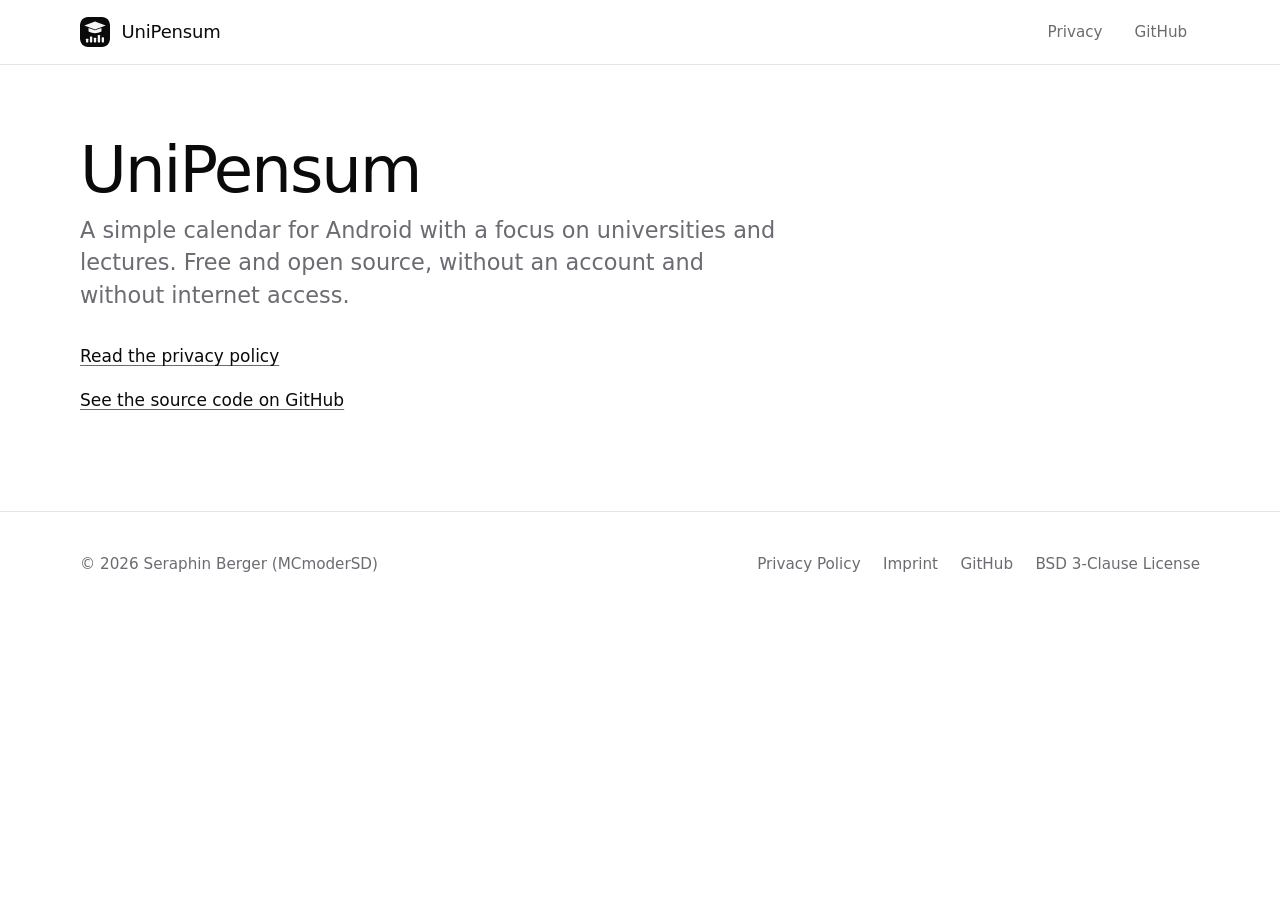
<file: pages/index.html>
<!doctype html>
<html lang="en">
<head>
    <meta charset="utf-8">
    <meta name="viewport" content="width=device-width, initial-scale=1">
    <title>UniPensum</title>
    <meta name="description" content="UniPensum is a simple calendar for Android with a focus on universities and lectures. Free and open source, without an account and without internet access.">
    <meta name="color-scheme" content="dark light">
    <meta name="theme-color" content="#000000" media="(prefers-color-scheme: dark)">
    <meta name="theme-color" content="#ffffff" media="(prefers-color-scheme: light)">
    <link rel="canonical" href="https://unipensum.mcmodersd.de/">
    <link rel="icon" href="favicon.ico" sizes="48x48">
    <link rel="icon" href="favicon.svg" type="image/svg+xml">
    <link rel="apple-touch-icon" href="apple-touch-icon.png">
    <link rel="stylesheet" href="style.css">
</head>
<body>
<a class="skip" href="#main">Skip to content</a>

<header class="site-header">
    <div class="wrap bar">
        <a class="brand" href="./">
            <img src="favicon.svg" alt="" width="64" height="64">
            UniPensum
        </a>
        <nav class="nav" aria-label="Main">
            <a href="privacy/">Privacy</a>
            <a href="https://github.com/MCmoderSD/UniPensum">GitHub</a>
        </nav>
    </div>
</header>

<main id="main" class="wrap">
    <article class="prose">
        <h1>UniPensum</h1>
        <p class="lead">A simple calendar for Android with a focus on universities and lectures. Free and open source, without an account and without internet access.</p>
        <p><a href="privacy/">Read the privacy policy</a></p>
        <p><a href="https://github.com/MCmoderSD/UniPensum">See the source code on GitHub</a></p>
    </article>
</main>

<footer class="site-footer">
    <div class="wrap">
        <span>© 2026 Seraphin Berger (MCmoderSD)</span>
        <ul>
            <li><a href="privacy/">Privacy Policy</a></li>
            <li><a href="https://mcmodersd.de/imprint">Imprint</a></li>
            <li><a href="https://github.com/MCmoderSD/UniPensum">GitHub</a></li>
            <li><a href="https://github.com/MCmoderSD/UniPensum/blob/master/LICENSE">BSD 3-Clause License</a></li>
        </ul>
    </div>
</footer>
</body>
</html>
</file>
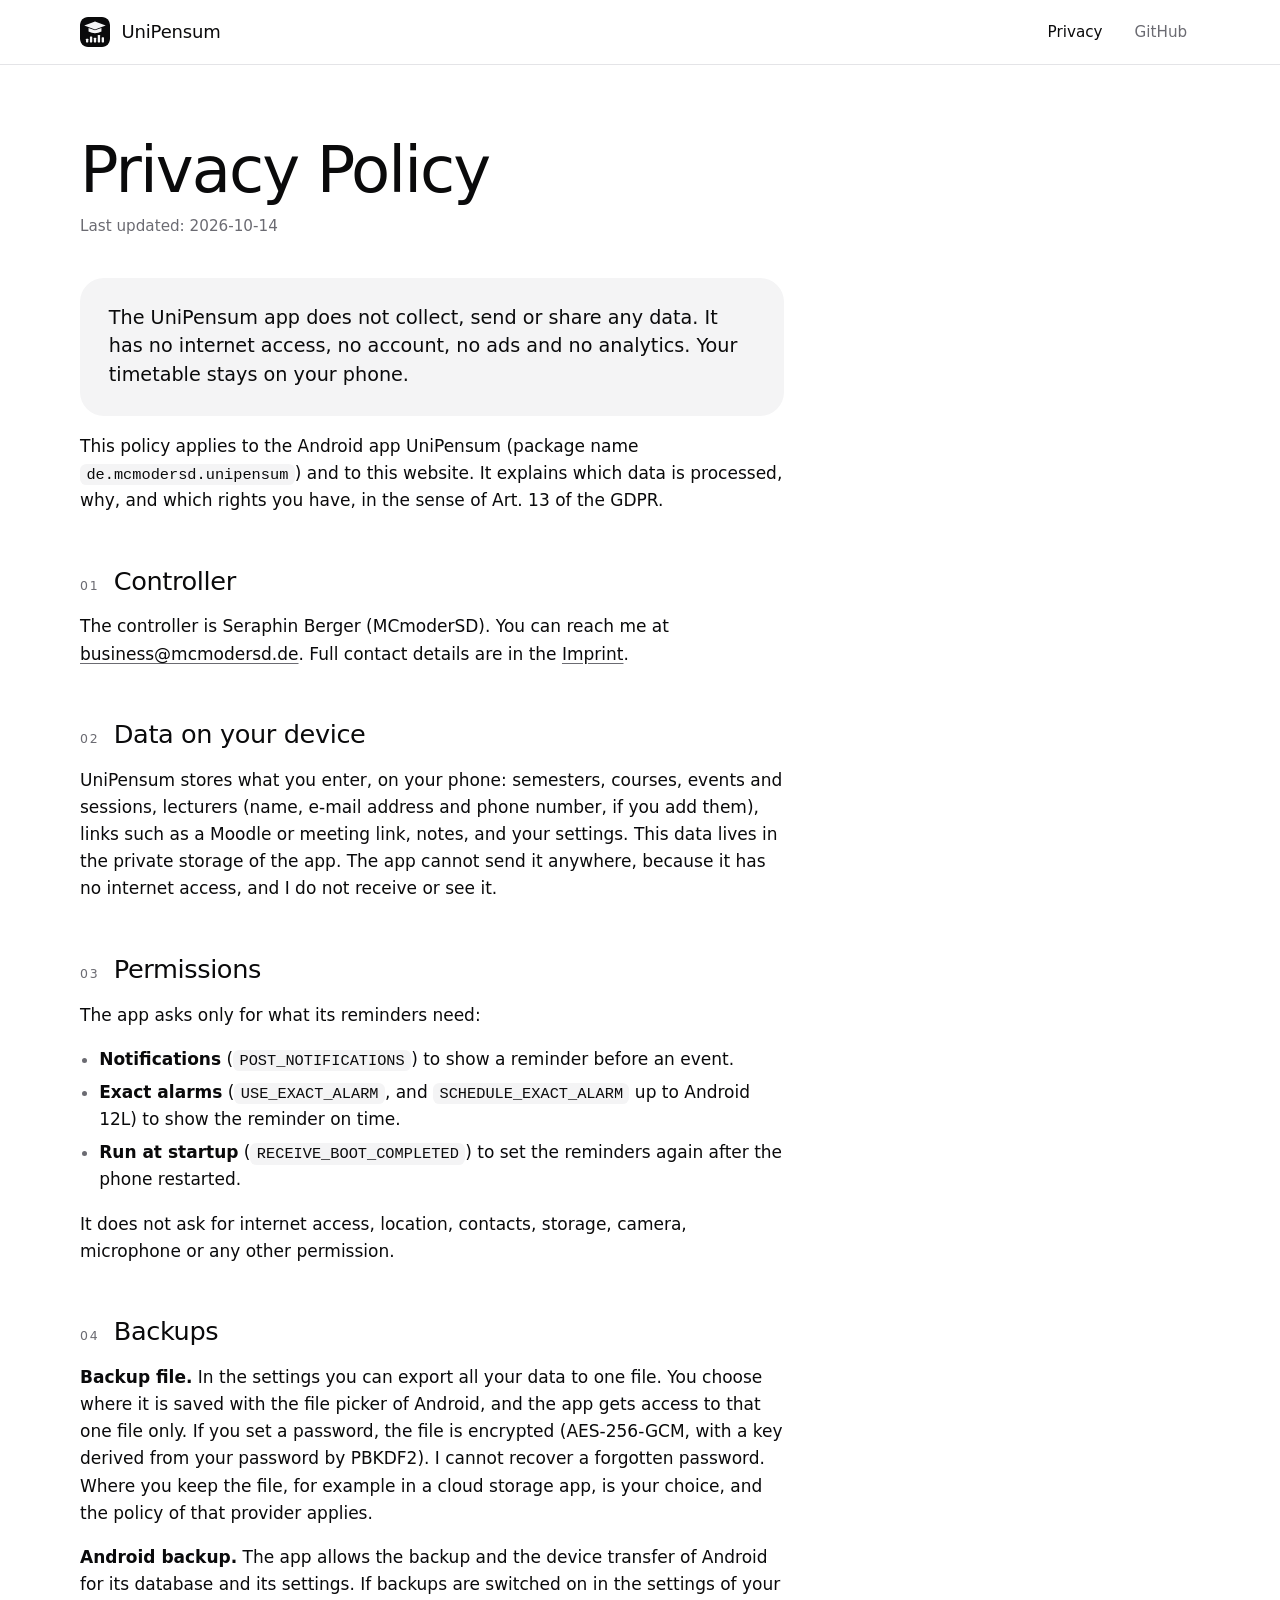
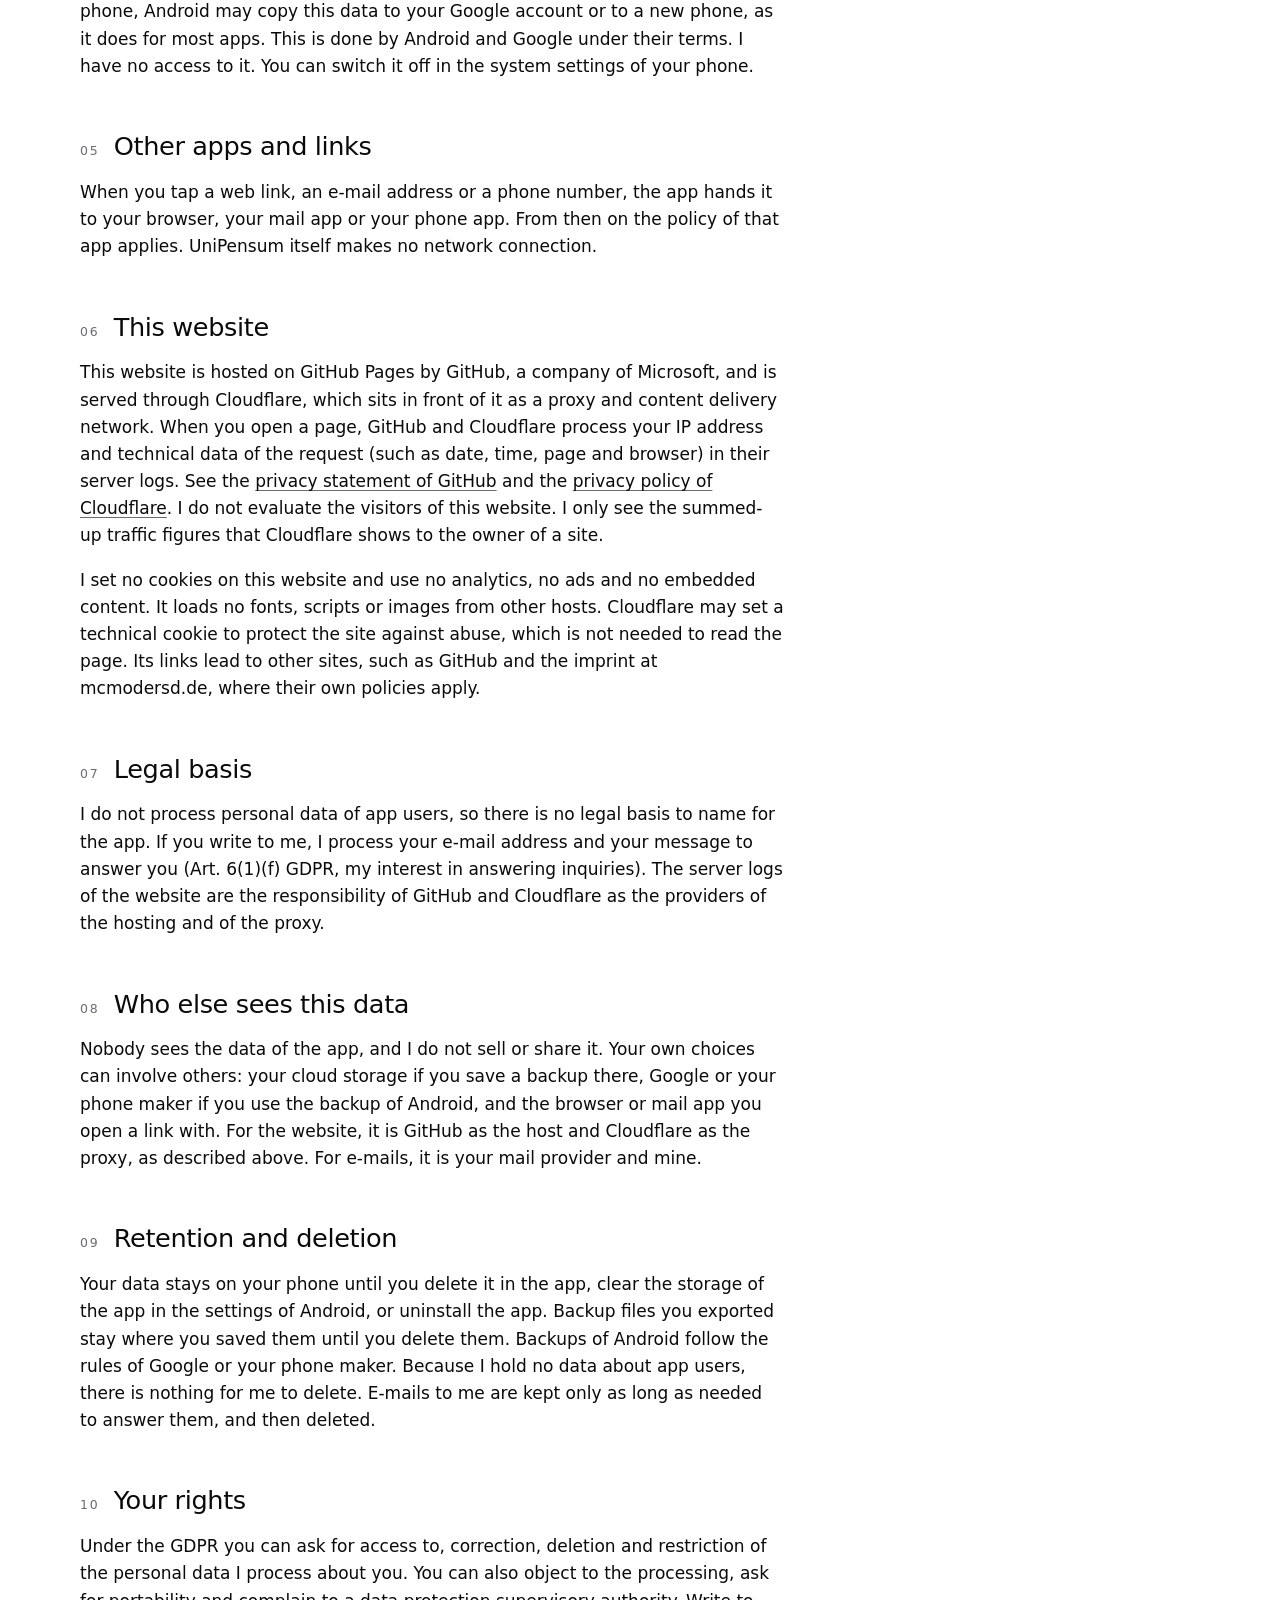
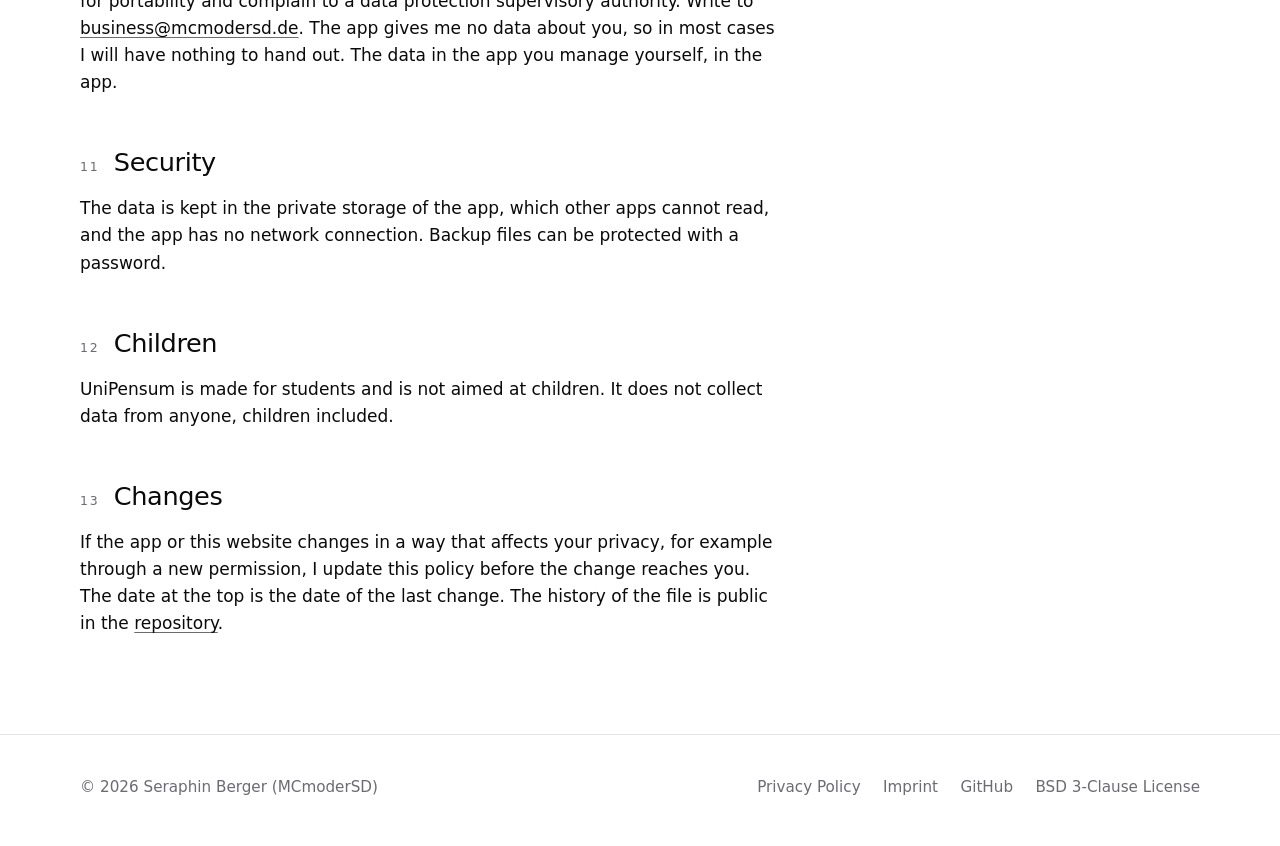
<file: pages/privacy/index.html>
<!doctype html>
<html lang="en">
<head>
    <meta charset="utf-8">
    <meta name="viewport" content="width=device-width, initial-scale=1">

    <title>Privacy Policy – UniPensum</title>
    <meta name="description" content="The privacy policy of the UniPensum app and website: the app collects, sends and shares no data.">

    <meta name="color-scheme" content="dark light">
    <meta name="theme-color" content="#000000" media="(prefers-color-scheme: dark)">
    <meta name="theme-color" content="#ffffff" media="(prefers-color-scheme: light)">

    <link rel="canonical" href="https://unipensum.mcmodersd.de/privacy/">
    <link rel="icon" href="../favicon.ico" sizes="48x48">
    <link rel="icon" href="../favicon.svg" type="image/svg+xml">
    <link rel="apple-touch-icon" href="../apple-touch-icon.png">
    <link rel="stylesheet" href="../style.css">
</head>
<body>
<a class="skip" href="#main">Skip to content</a>

<header class="site-header">
    <div class="wrap bar">
        <a class="brand" href="../">
            <img src="../favicon.svg" alt="" width="64" height="64">
            UniPensum
        </a>
        <nav class="nav" aria-label="Main">
            <a href="./" aria-current="page">Privacy</a>
            <a href="https://github.com/MCmoderSD/UniPensum">GitHub</a>
        </nav>
    </div>
</header>

<main id="main" class="wrap">
    <article class="prose">
        <h1>Privacy Policy</h1>
        <p class="updated">Last updated: 2026-10-14</p>

        <div class="summary">
            <p>The UniPensum app does not collect, send or share any data. It has no internet access, no account, no ads and no analytics. Your timetable stays on your phone.</p>
        </div>

        <p>This policy applies to the Android app UniPensum (package name <code>de.mcmodersd.unipensum</code>) and to this website. It explains which data is processed, why, and which rights you have, in the sense of Art. 13 of the GDPR.</p>

        <h2><span class="num">01</span> Controller</h2>
        <p>The controller is Seraphin Berger (MCmoderSD). You can reach me at <!--email_off--><a href="mailto:business@mcmodersd.de">business@mcmodersd.de</a><!--/email_off-->. Full contact details are in the <a href="https://mcmodersd.de/imprint">Imprint</a>.</p>

        <h2><span class="num">02</span> Data on your device</h2>
        <p>UniPensum stores what you enter, on your phone: semesters, courses, events and sessions, lecturers (name, e-mail address and phone number, if you add them), links such as a Moodle or meeting link, notes, and your settings. This data lives in the private storage of the app. The app cannot send it anywhere, because it has no internet access, and I do not receive or see it.</p>

        <h2><span class="num">03</span> Permissions</h2>
        <p>The app asks only for what its reminders need:</p>
        <ul>
            <li><strong>Notifications</strong> (<code>POST_NOTIFICATIONS</code>) to show a reminder before an event.</li>
            <li><strong>Exact alarms</strong> (<code>USE_EXACT_ALARM</code>, and <code>SCHEDULE_EXACT_ALARM</code> up to Android 12L) to show the reminder on time.</li>
            <li><strong>Run at startup</strong> (<code>RECEIVE_BOOT_COMPLETED</code>) to set the reminders again after the phone restarted.</li>
        </ul>
        <p>It does not ask for internet access, location, contacts, storage, camera, microphone or any other permission.</p>

        <h2><span class="num">04</span> Backups</h2>
        <p><strong>Backup file.</strong> In the settings you can export all your data to one file. You choose where it is saved with the file picker of Android, and the app gets access to that one file only. If you set a password, the file is encrypted (AES-256-GCM, with a key derived from your password by PBKDF2). I cannot recover a forgotten password. Where you keep the file, for example in a cloud storage app, is your choice, and the policy of that provider applies.</p>
        <p><strong>Android backup.</strong> The app allows the backup and the device transfer of Android for its database and its settings. If backups are switched on in the settings of your phone, Android may copy this data to your Google account or to a new phone, as it does for most apps. This is done by Android and Google under their terms. I have no access to it. You can switch it off in the system settings of your phone.</p>

        <h2><span class="num">05</span> Other apps and links</h2>
        <p>When you tap a web link, an e-mail address or a phone number, the app hands it to your browser, your mail app or your phone app. From then on the policy of that app applies. UniPensum itself makes no network connection.</p>

        <h2><span class="num">06</span> This website</h2>
        <p>This website is hosted on GitHub Pages by GitHub, a company of Microsoft, and is served through Cloudflare, which sits in front of it as a proxy and content delivery network. When you open a page, GitHub and Cloudflare process your IP address and technical data of the request (such as date, time, page and browser) in their server logs. See the <a href="https://docs.github.com/en/site-policy/privacy-policies/github-general-privacy-statement">privacy statement of GitHub</a> and the <a href="https://www.cloudflare.com/privacypolicy/">privacy policy of Cloudflare</a>. I do not evaluate the visitors of this website. I only see the summed-up traffic figures that Cloudflare shows to the owner of a site.</p>
        <p>I set no cookies on this website and use no analytics, no ads and no embedded content. It loads no fonts, scripts or images from other hosts. Cloudflare may set a technical cookie to protect the site against abuse, which is not needed to read the page. Its links lead to other sites, such as GitHub and the imprint at mcmodersd.de, where their own policies apply.</p>

        <h2><span class="num">07</span> Legal basis</h2>
        <p>I do not process personal data of app users, so there is no legal basis to name for the app. If you write to me, I process your e-mail address and your message to answer you (Art. 6(1)(f) GDPR, my interest in answering inquiries). The server logs of the website are the responsibility of GitHub and Cloudflare as the providers of the hosting and of the proxy.</p>

        <h2><span class="num">08</span> Who else sees this data</h2>
        <p>Nobody sees the data of the app, and I do not sell or share it. Your own choices can involve others: your cloud storage if you save a backup there, Google or your phone maker if you use the backup of Android, and the browser or mail app you open a link with. For the website, it is GitHub as the host and Cloudflare as the proxy, as described above. For e-mails, it is your mail provider and mine.</p>

        <h2><span class="num">09</span> Retention and deletion</h2>
        <p>Your data stays on your phone until you delete it in the app, clear the storage of the app in the settings of Android, or uninstall the app. Backup files you exported stay where you saved them until you delete them. Backups of Android follow the rules of Google or your phone maker. Because I hold no data about app users, there is nothing for me to delete. E-mails to me are kept only as long as needed to answer them, and then deleted.</p>

        <h2><span class="num">10</span> Your rights</h2>
        <p>Under the GDPR you can ask for access to, correction, deletion and restriction of the personal data I process about you. You can also object to the processing, ask for portability and complain to a data protection supervisory authority. Write to <!--email_off--><a href="mailto:business@mcmodersd.de">business@mcmodersd.de</a><!--/email_off-->. The app gives me no data about you, so in most cases I will have nothing to hand out. The data in the app you manage yourself, in the app.</p>

        <h2><span class="num">11</span> Security</h2>
        <p>The data is kept in the private storage of the app, which other apps cannot read, and the app has no network connection. Backup files can be protected with a password.</p>

        <h2><span class="num">12</span> Children</h2>
        <p>UniPensum is made for students and is not aimed at children. It does not collect data from anyone, children included.</p>

        <h2><span class="num">13</span> Changes</h2>
        <p>If the app or this website changes in a way that affects your privacy, for example through a new permission, I update this policy before the change reaches you. The date at the top is the date of the last change. The history of the file is public in the <a href="https://github.com/MCmoderSD/UniPensum">repository</a>.</p>
    </article>
</main>

<footer class="site-footer">
    <div class="wrap">
        <span>© 2026 Seraphin Berger (MCmoderSD)</span>
        <ul>
            <li><a href="./">Privacy Policy</a></li>
            <li><a href="https://mcmodersd.de/imprint">Imprint</a></li>
            <li><a href="https://github.com/MCmoderSD/UniPensum">GitHub</a></li>
            <li><a href="https://github.com/MCmoderSD/UniPensum/blob/master/LICENSE">BSD 3-Clause License</a></li>
        </ul>
    </div>
</footer>
</body>
</html>
</file>
<file: pages/style.css>
:root {
    color-scheme: dark light;
    --bg: #000000;
    --surface: #1e1e21;
    --divider: #26262a;
    --text: #f5f5f6;
    --muted: #8f8f98;
    --on-text: #0a0a0b;
    --header: rgba(0, 0, 0, 0.72);
    --font: Roboto, "Segoe UI", system-ui, -apple-system, "Helvetica Neue", Arial, sans-serif;
    --ease: cubic-bezier(0.2, 0.8, 0.2, 1);
    --radius: 1.5rem;
    --width: 1120px;
}

@media (prefers-color-scheme: light) {
    :root {
        --bg: #ffffff;
        --surface: #f4f4f5;
        --divider: #e4e4e7;
        --text: #0a0a0b;
        --muted: #6b6b72;
        --on-text: #ffffff;
        --header: rgba(255, 255, 255, 0.78);
    }
}

*,
*::before,
*::after {
    box-sizing: border-box;
}

html {
    scroll-behavior: smooth;
    -webkit-text-size-adjust: 100%;
}

body {
    margin: 0;
    background: var(--bg);
    color: var(--text);
    font-family: var(--font);
    font-size: 1.0625rem;
    line-height: 1.6;
    -webkit-font-smoothing: antialiased;
}

img,
svg {
    display: block;
    max-width: 100%;
}

a {
    color: inherit;
    text-decoration-color: var(--muted);
    text-underline-offset: 0.2em;
}

a:hover {
    text-decoration-color: currentColor;
}

:focus-visible {
    outline: 2px solid var(--text);
    outline-offset: 3px;
    border-radius: 6px;
}

.wrap {
    width: min(var(--width), 100% - 3rem);
    margin-inline: auto;
}

.skip {
    position: absolute;
    left: 1rem;
    top: -4rem;
    z-index: 10;
    padding: 0.6rem 1rem;
    border-radius: 999px;
    background: var(--text);
    color: var(--on-text);
    font-weight: 500;
}

.skip:focus {
    top: 1rem;
}

.site-header {
    position: sticky;
    top: 0;
    z-index: 5;
    background: var(--header);
    -webkit-backdrop-filter: blur(14px);
    backdrop-filter: blur(14px);
    border-bottom: 1px solid var(--divider);
}

.bar {
    display: flex;
    align-items: center;
    justify-content: space-between;
    gap: 1rem;
    min-height: 4rem;
}

.brand {
    display: inline-flex;
    align-items: center;
    gap: 0.7rem;
    font-weight: 500;
    font-size: 1.125rem;
    letter-spacing: -0.01em;
    text-decoration: none;
}

.brand img {
    width: 1.9rem;
    height: 1.9rem;
    border-radius: 0.5rem;
}

.nav {
    display: flex;
    align-items: center;
    gap: 0.4rem;
}

.nav a {
    padding: 0.45rem 0.8rem;
    border-radius: 999px;
    color: var(--muted);
    font-size: 0.95rem;
    font-weight: 500;
    text-decoration: none;
    transition: color 0.2s, background 0.2s;
}

.nav a:hover {
    color: var(--text);
    background: var(--surface);
}

.nav a[aria-current="page"] {
    color: var(--text);
}

.site-footer {
    margin-top: 6rem;
    padding: 2.5rem 0 3rem;
    border-top: 1px solid var(--divider);
    color: var(--muted);
    font-size: 0.95rem;
}

.site-footer .wrap {
    display: flex;
    flex-wrap: wrap;
    align-items: center;
    justify-content: space-between;
    gap: 1rem 2rem;
}

.site-footer ul {
    display: flex;
    flex-wrap: wrap;
    gap: 0.4rem 1.4rem;
    margin: 0;
    padding: 0;
    list-style: none;
}

.site-footer a {
    text-decoration: none;
}

.site-footer a:hover {
    color: var(--text);
    text-decoration: underline;
}

.prose {
    max-width: 44rem;
    padding-top: 4.5rem;
}

.prose h1 {
    margin: 0 0 0.6rem;
    font-size: clamp(2.4rem, 7vw, 4rem);
    font-weight: 500;
    line-height: 1.05;
    letter-spacing: -0.03em;
    animation: fade-up 0.7s var(--ease) both;
}

.prose .lead {
    margin: 0 0 2rem;
    color: var(--muted);
    font-size: clamp(1.15rem, 2.6vw, 1.4rem);
    line-height: 1.45;
    animation: fade-up 0.7s var(--ease) 0.08s both;
}

.prose .updated {
    margin: 0 0 2.5rem;
    color: var(--muted);
    font-size: 0.95rem;
    animation: fade-up 0.7s var(--ease) 0.08s both;
}

.prose h2 {
    display: flex;
    align-items: baseline;
    gap: 0.9rem;
    margin: 3.2rem 0 0.8rem;
    font-size: 1.6rem;
    font-weight: 500;
    line-height: 1.2;
    letter-spacing: -0.015em;
}

.prose h2 .num {
    color: var(--muted);
    font-size: 0.78rem;
    letter-spacing: 0.14em;
}

.prose ul {
    padding-left: 1.2rem;
}

.prose li {
    margin: 0.35rem 0;
}

.prose li::marker {
    color: var(--muted);
}

.prose code {
    padding: 0.1rem 0.4rem;
    border-radius: 0.4rem;
    background: var(--surface);
    font-size: 0.9em;
}

.summary {
    margin: 0 0 1rem;
    padding: 1.6rem 1.8rem;
    border-radius: var(--radius);
    background: var(--surface);
    animation: fade-up 0.7s var(--ease) 0.16s both;
}

.summary p {
    margin: 0;
    font-size: 1.2rem;
    line-height: 1.5;
}

@keyframes fade-up {
    from { opacity: 0; transform: translateY(16px); }
    to { opacity: 1; transform: none; }
}

@media (prefers-reduced-motion: reduce) {
    html {
        scroll-behavior: auto;
    }

    *,
    *::before,
    *::after {
        animation: none !important;
        transition: none !important;
    }
}
</file>
